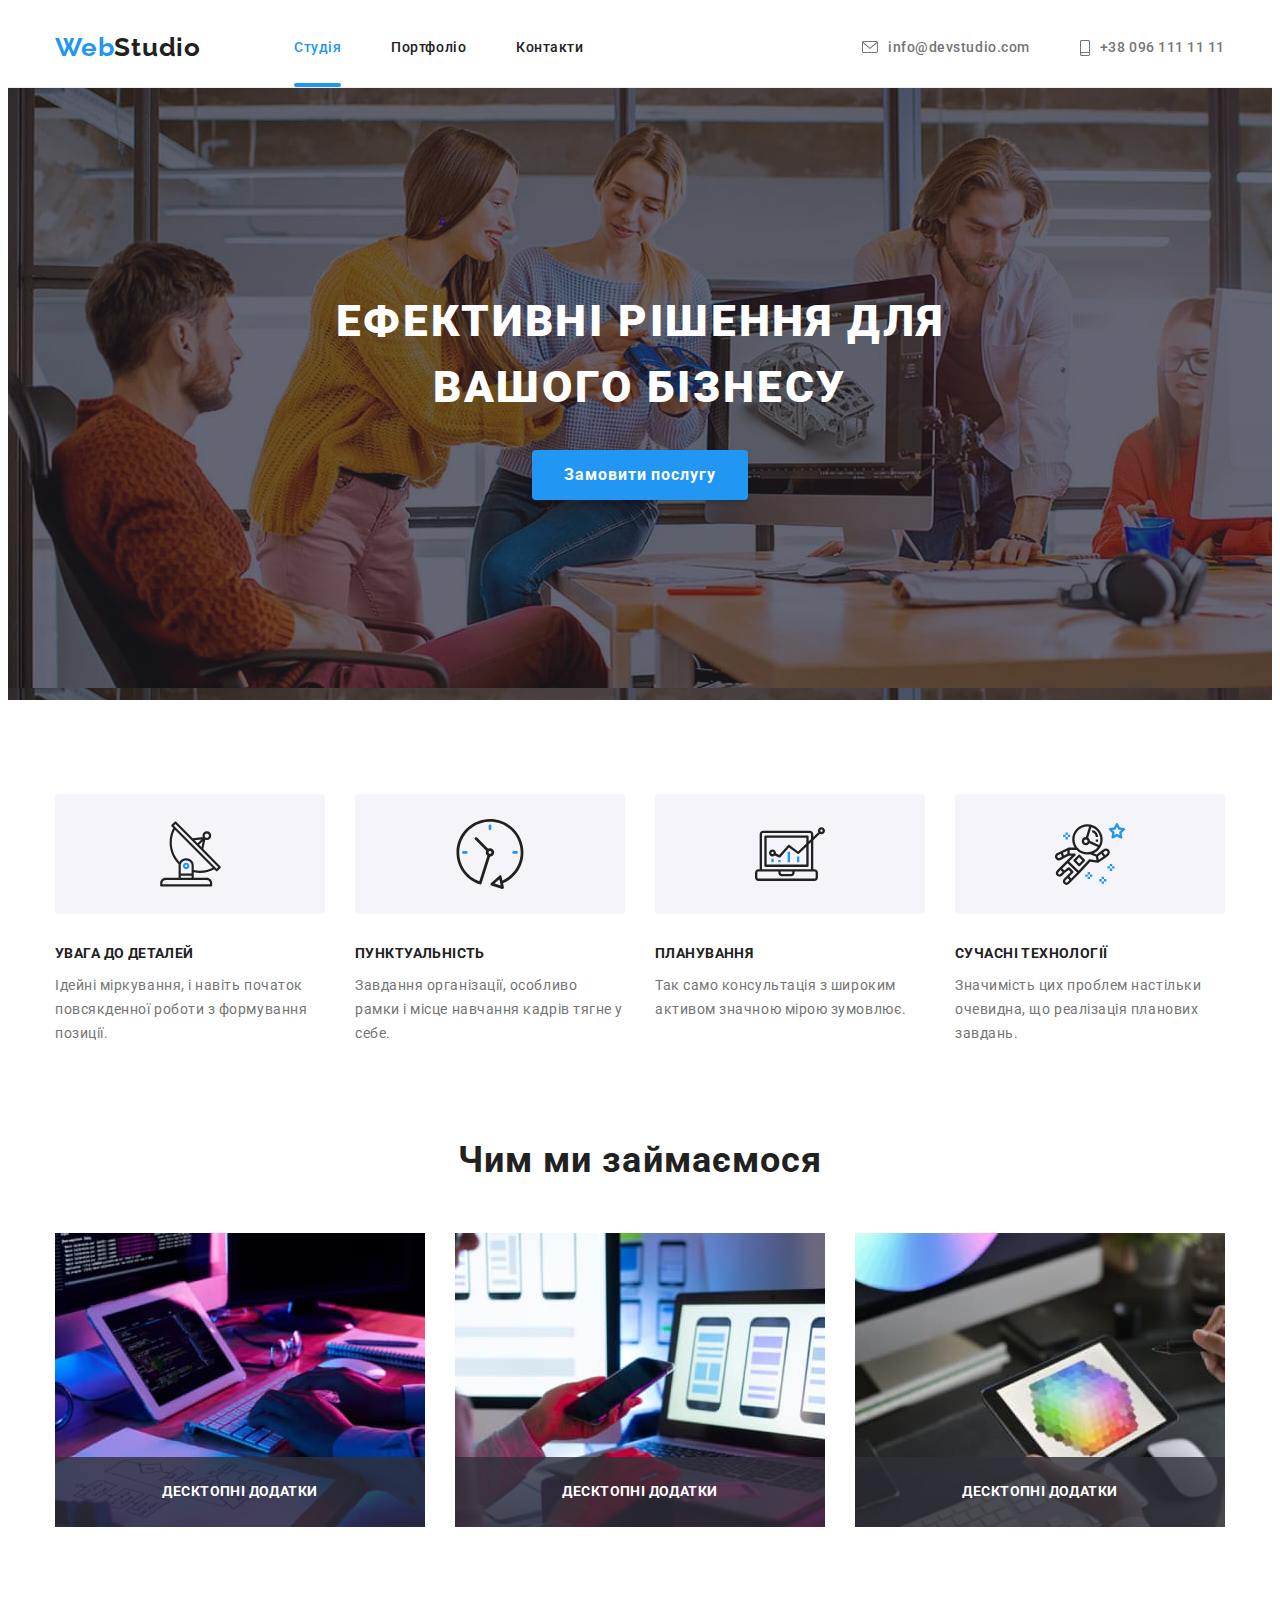
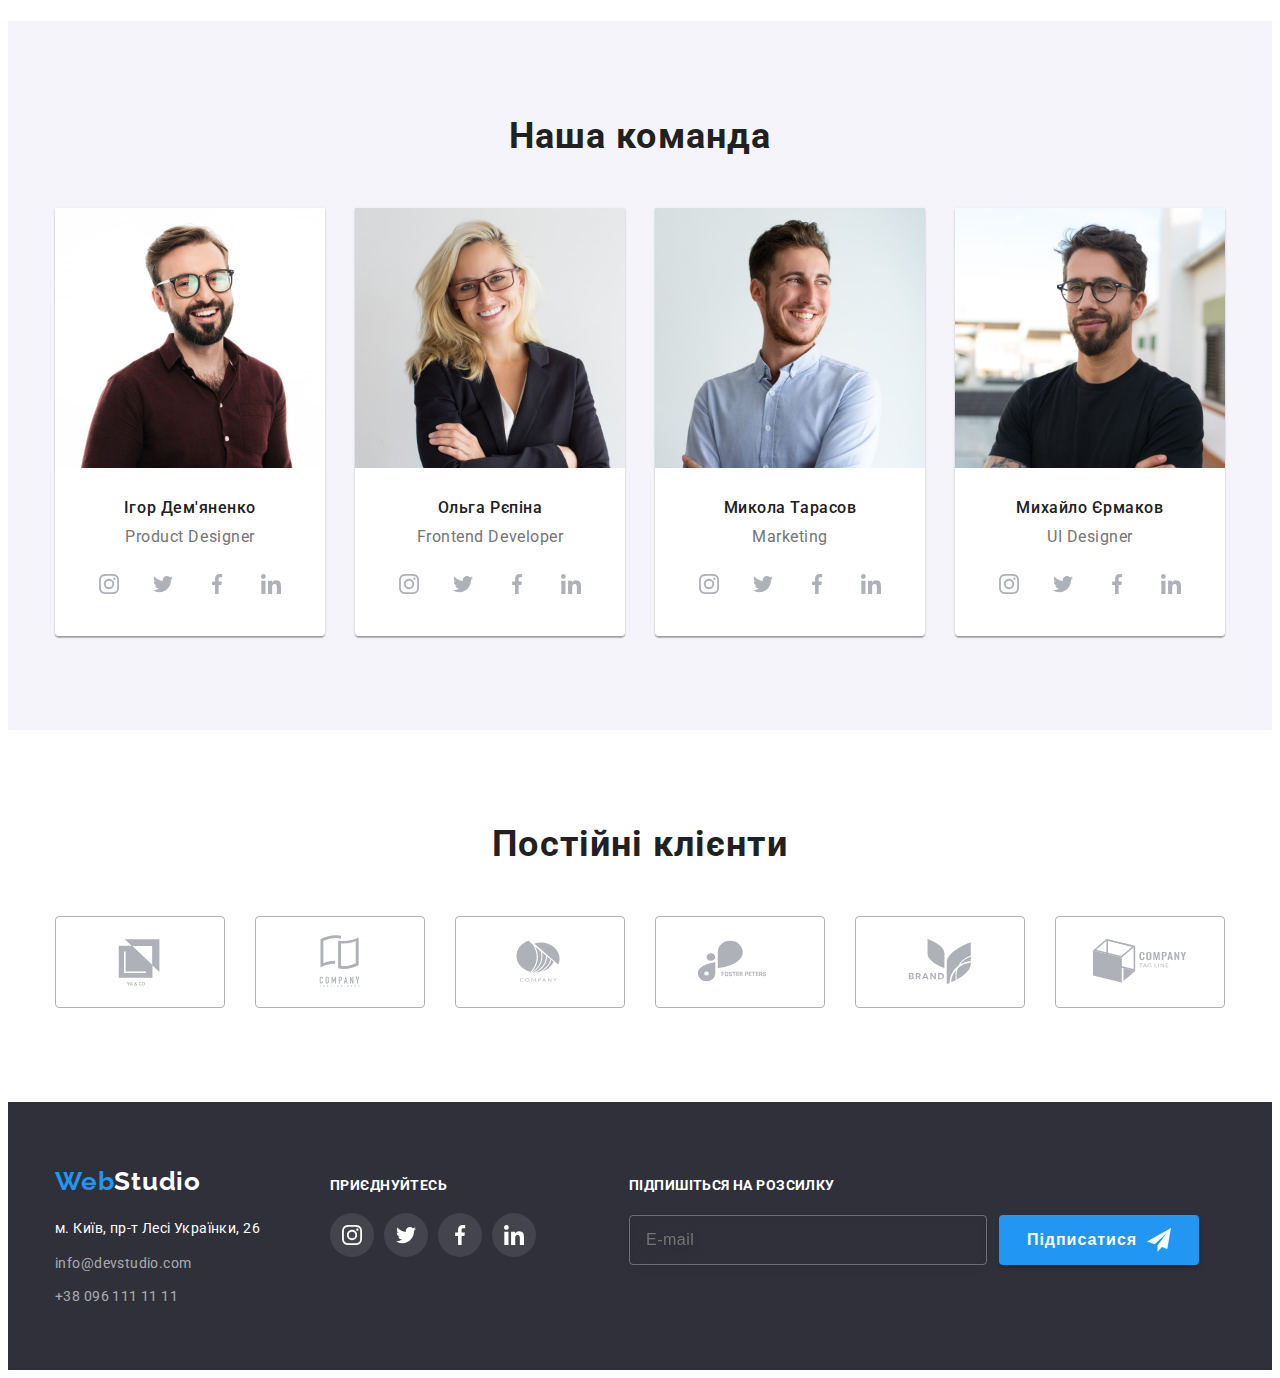
<file: index.html>
<!DOCTYPE html>
<html lang="uk">
  <head>
    <meta charset="UTF-8" />
    <meta http-equiv="X-UA-Compatible" content="IE=edge" />
    <meta name="viewport" content="width=device-width, initial-scale=1.0" />
    <title>WebStudio</title>
    <link
      href="https://fonts.googleapis.com/css2?family=Raleway:wght@700&family=Roboto:wght@400;500;700;900&display=swap"
      rel="stylesheet"
    />
    <link
      rel="stylesheet"
      href="https://cdnjs.cloudflare.com/ajax/libs/modern-normalize/1.1.0/modern-normalize.min.css"
      integrity="sha512-wpPYUAdjBVSE4KJnH1VR1HeZfpl1ub8YT/NKx4PuQ5NmX2tKuGu6U/JRp5y+Y8XG2tV+wKQpNHVUX03MfMFn9Q=="
      crossorigin="anonymous"
      referrerpolicy="no-referrer"
    />
    <link rel="stylesheet" href="css/styles.css" />
  </head>

  <body>
    <!-- Шапка -->

    <header class="header">
      <div class="container">
        <div class="display">
          <a href="./index.html" class="header-logo link">
            Web<span class="header-logo-black link">Studio</span>
          </a>
          <nav class="header-nav">
            <ul class="site-nav list">
              <li class="item">
                <a href="./index.html" class="link current">Студія</a>
              </li>
              <li class="item"><a href="./portfolio.html" class="link">Портфоліо</a></li>
              <li class="item"><a href="" class="link">Контакти</a></li>
            </ul>
          </nav>
          <ul class="auth-nav list">
            <li class="item">
              <a
                href="mailto:info@devstudio.com"
                class="auth-nav-link"
                target="_blank"
                rel="noopener noreferrer"
              >
                <svg class="auth-nav-icon" width="16" height="12">
                  <use href="./images//icons.svg#icon-envelope"></use>
                </svg>
                info@devstudio.com
              </a>
            </li>
            <li class="item">
              <a href="" class="auth-nav-link">
                <svg class="auth-nav-icon" width="10" height="16">
                  <use href="./images//icons.svg#icon-smartphone"></use>
                </svg>
                +38 096 111 11 11</a
              >
            </li>
          </ul>
        </div>
      </div>
    </header>
    <!-- Герой -->
    <main>
      <section class="hero-section overlay">
        <h1 class="hero-title">Ефективні рішення для вашого бізнесу</h1>
        <button type="button" class="hero-button" data-modal-open>Замовити послугу</button>
      </section>
      <!-- Переваги -->
      <section class="benefits">
        <div class="container">
          <h2 class="visually-hidden">Наші переваги</h2>
          <ul class="benefits-icons-list list">
            <li class="benefits-item">
              <svg class="benefits-icon" width="65" height="70">
                <use href="./images//icons.svg#icon-antenna"></use>
              </svg>
            </li>
            <li class="benefits-item">
              <svg class="benefits-icon" width="70" height="70">
                <use href="./images//icons.svg#icon-clock"></use>
              </svg>
            </li>
            <li class="benefits-item">
              <svg class="benefits-icon" width="70" height="70">
                <use href="./images//icons.svg#icon-diagram"></use>
              </svg>
            </li>
            <li class="benefits-item">
              <svg class="benefits-icon" width="70" height="70">
                <use href="./images//icons.svg#icon-astronaut"></use>
              </svg>
            </li>
          </ul>
          <ul class="benefits-list list">
            <li class="element">
              <h3 class="title">УВАГА ДО ДЕТАЛЕЙ</h3>
              <p>Ідейні міркування, і навіть початок повсякденної роботи з формування позиції.</p>
            </li>
            <li class="element">
              <h3 class="title">ПУНКТУАЛЬНІСТЬ</h3>
              <p>Завдання організації, особливо рамки і місце навчання кадрів тягне у себе.</p>
            </li>
            <li class="element">
              <h3 class="title">ПЛАНУВАННЯ</h3>
              <p>Так само консультація з широким активом значною мірою зумовлює.</p>
            </li>
            <li class="element">
              <h3 class="title">СУЧАСНІ ТЕХНОЛОГІЇ</h3>
              <p>Значимість цих проблем настільки очевидна, що реалізація планових завдань.</p>
            </li>
          </ul>
        </div>
      </section>

      <!-- Examples -->
      <section class="examples">
        <div class="container">
          <h2 class="examples-title">Чим ми займаємося</h2>
          <ul class="examples-work list">
            <li class="element">
              <div class="examples-burnt">
                <img
                  src="./images/image1.jpg"
                  alt="Людина щось старанно друкує на компьютері"
                  width="370"
                  height="294"
                />
                <span class="examples-overlay"> Десктопні додатки </span>
              </div>
            </li>
            <li class="element">
              <div class="examples-burnt">
                <img
                  src="./images/image2.jpg"
                  alt="Людина щось дивиться на мониторі тримаючи смартфон"
                  width="370"
                />
                <span class="examples-overlay"> Десктопні додатки </span>
              </div>
            </li>
            <li class="element">
              <div class="examples-burnt">
                <img
                  src="./images/image3.jpg"
                  alt="Людина займається графічним дизайном за допомогою планшета"
                  width="370"
                />
                <span class="examples-overlay"> Десктопні додатки </span>
              </div>
            </li>
          </ul>
        </div>
      </section>

      <!-- Команда -->
      <section class="team section">
        <div class="container">
          <h2 class="team-title">Наша команда</h2>
          <ul class="our-team list">
            <li class="element">
              <img src="./images/img1.jpg" alt="Ігор" width="270" />
              <div class="card">
                <h3 class="title">Ігор Дем'яненко</h3>
                <p class="position">Product Designer</p>

                <ul class="socials-list list">
                  <li class="socials-item">
                    <a
                      class="socials-link link"
                      href="https://instagram.com"
                      target="_blank"
                      rel="noopener noreferrer"
                      aria-label="Instagram"
                    >
                      <svg class="socials-icon" width="20" height="20">
                        <use href="./images//icons.svg#icon-instagram"></use>
                      </svg>
                    </a>
                  </li>
                  <li class="socials-item">
                    <a
                      class="socials-link link"
                      href="https://twitter.com"
                      target="_blank"
                      rel="noopener noreferrer"
                      aria-label="Twitter"
                    >
                      <svg class="socials-icon" width="20" height="20">
                        <use href="./images//icons.svg#icon-twitter"></use>
                      </svg>
                    </a>
                  </li>
                  <li class="socials-item">
                    <a
                      class="socials-link link"
                      href="https://facebook.com"
                      target="_blank"
                      rel="noopener noreferrer"
                      aria-label="Facebook"
                    >
                      <svg class="socials-icon" width="20" height="20">
                        <use href="./images//icons.svg#icon-facebook"></use>
                      </svg>
                    </a>
                  </li>
                  <li class="socials-item">
                    <a
                      class="socials-link link"
                      href="https://linkedin.com"
                      target="_blank"
                      rel="noopener noreferrer"
                      aria-label="Linkedin"
                    >
                      <svg class="socials-icon" width="20" height="20">
                        <use href="./images//icons.svg#icon-linkedin"></use>
                      </svg>
                    </a>
                  </li>
                </ul>
              </div>
            </li>
            <li class="element">
              <img src="./images/img2.jpg" alt="Ольга" width="270" />
              <div class="card">
                <h3 class="title">Ольга Рєпіна</h3>
                <p class="position">Frontend Developer</p>
                <ul class="socials-list list">
                  <li class="socials-item">
                    <a
                      class="socials-link link"
                      href="https://instagram.com"
                      target="_blank"
                      rel="noopener noreferrer"
                      aria-label="Instagram"
                    >
                      <svg class="socials-icon" width="20" height="20">
                        <use href="./images//icons.svg#icon-instagram"></use>
                      </svg>
                    </a>
                  </li>
                  <li class="socials-item">
                    <a
                      class="socials-link link"
                      href="https://twitter.com"
                      target="_blank"
                      rel="noopener noreferrer"
                      aria-label="Twitter"
                    >
                      <svg class="socials-icon" width="20" height="20">
                        <use href="./images//icons.svg#icon-twitter"></use>
                      </svg>
                    </a>
                  </li>
                  <li class="socials-item">
                    <a
                      class="socials-link link"
                      href="https://facebook.com"
                      target="_blank"
                      rel="noopener noreferrer"
                      aria-label="Facebook"
                    >
                      <svg class="socials-icon" width="20" height="20">
                        <use href="./images//icons.svg#icon-facebook"></use>
                      </svg>
                    </a>
                  </li>
                  <li class="socials-item">
                    <a
                      class="socials-link link"
                      href="https://linkedin.com"
                      target="_blank"
                      rel="noopener noreferrer"
                      aria-label="Linkedin"
                    >
                      <svg class="socials-icon" width="20" height="20">
                        <use href="./images//icons.svg#icon-linkedin"></use>
                      </svg>
                    </a>
                  </li>
                </ul>
              </div>
            </li>
            <li class="element">
              <img src="./images/img3.jpg" alt="Микола" width="270" />
              <div class="card">
                <h3 class="title">Микола Тарасов</h3>
                <p class="position">Marketing</p>
                <ul class="socials-list list">
                  <li class="socials-item">
                    <a
                      class="socials-link link"
                      href="https://instagram.com"
                      target="_blank"
                      rel="noopener noreferrer"
                      aria-label="Instagram"
                    >
                      <svg class="socials-icon" width="20" height="20">
                        <use href="./images//icons.svg#icon-instagram"></use>
                      </svg>
                    </a>
                  </li>
                  <li class="socials-item">
                    <a
                      class="socials-link link"
                      href="https://twitter.com"
                      target="_blank"
                      rel="noopener noreferrer"
                      aria-label="Twitter"
                    >
                      <svg class="socials-icon" width="20" height="20">
                        <use href="./images//icons.svg#icon-twitter"></use>
                      </svg>
                    </a>
                  </li>
                  <li class="socials-item">
                    <a
                      class="socials-link link"
                      href="https://facebook.com"
                      target="_blank"
                      rel="noopener noreferrer"
                      aria-label="Facebook"
                    >
                      <svg class="socials-icon" width="20" height="20">
                        <use href="./images//icons.svg#icon-facebook"></use>
                      </svg>
                    </a>
                  </li>
                  <li class="socials-item">
                    <a
                      class="socials-link link"
                      href="https://linkedin.com"
                      target="_blank"
                      rel="noopener noreferrer"
                      aria-label="Linkedin"
                    >
                      <svg class="socials-icon" width="20" height="20">
                        <use href="./images//icons.svg#icon-linkedin"></use>
                      </svg>
                    </a>
                  </li>
                </ul>
              </div>
            </li>
            <li class="element">
              <img src="./images/img4.jpg" alt="Михайло" width="270" />
              <div class="card">
                <h3 class="title">Михайло Єрмаков</h3>
                <p class="position">UI Designer</p>
                <ul class="socials-list list">
                  <li class="socials-item">
                    <a
                      class="socials-link link"
                      href="https://instagram.com"
                      target="_blank"
                      rel="noopener noreferrer"
                      aria-label="Instagram"
                    >
                      <svg class="socials-icon" width="20" height="20">
                        <use href="./images//icons.svg#icon-instagram"></use>
                      </svg>
                    </a>
                  </li>
                  <li class="socials-item">
                    <a
                      class="socials-link link"
                      href="https://twitter.com"
                      target="_blank"
                      rel="noopener noreferrer"
                      aria-label="Twitter"
                    >
                      <svg class="socials-icon" width="20" height="20">
                        <use href="./images//icons.svg#icon-twitter"></use>
                      </svg>
                    </a>
                  </li>
                  <li class="socials-item">
                    <a
                      class="socials-link link"
                      href="https://facebook.com"
                      target="_blank"
                      rel="noopener noreferrer"
                      aria-label="Facebook"
                    >
                      <svg class="socials-icon" width="20" height="20">
                        <use href="./images//icons.svg#icon-facebook"></use>
                      </svg>
                    </a>
                  </li>
                  <li class="socials-item">
                    <a
                      class="socials-link link"
                      href="https://linkedin.com"
                      target="_blank"
                      rel="noopener noreferrer"
                      aria-label="Linkedin"
                    >
                      <svg class="socials-icon" width="20" height="20">
                        <use href="./images//icons.svg#icon-linkedin"></use>
                      </svg>
                    </a>
                  </li>
                </ul>
              </div>
            </li>
          </ul>
        </div>
      </section>

      <!-- Клиенты -->
      <section class="clients">
        <div class="container">
          <h2 class="clients-title">Постійні клієнти</h2>
          <ul class="clients-list list">
            <li class="clients-item">
              <a href="" class="clients-link">
                <svg class="clients-icon" width="106" height="60">
                  <use href="./images//icons.svg#icon-client1"></use>
                </svg>
              </a>
            </li>
            <li class="clients-item">
              <a href="" class="clients-link">
                <svg class="clients-icon" width="106" height="60">
                  <use href="./images//icons.svg#icon-client2"></use>
                </svg>
              </a>
            </li>
            <li class="clients-item">
              <a href="" class="clients-link">
                <svg class="clients-icon" width="106" height="60">
                  <use href="./images//icons.svg#icon-client3"></use>
                </svg>
              </a>
            </li>
            <li class="clients-item">
              <a href="" class="clients-link">
                <svg class="clients-icon" width="106" height="60">
                  <use href="./images//icons.svg#icon-client4"></use>
                </svg>
              </a>
            </li>
            <li class="clients-item">
              <a href="" class="clients-link">
                <svg class="clients-icon" width="106" height="60">
                  <use href="./images//icons.svg#icon-client5"></use>
                </svg>
              </a>
            </li>
            <li class="clients-item">
              <a href="" class="clients-link">
                <svg class="clients-icon" width="106" height="60">
                  <use href="./images//icons.svg#icon-client6"></use>
                </svg>
              </a>
            </li>
          </ul>
        </div>
      </section>
    </main>

    <!-- Футер -->
    <footer class="footer">
      <div class="container">
        <div class="footer-display">
          <div class="address-wraper">
            <a href="/" class="footer-logo-black link">
              Web<span class="footer-logo-white">Studio</span>
            </a>

            <address class="footer-addres">
              <a
                href="https://goo.gl/maps/qibmys2NUARyeoTe7"
                class="footer-addres-link"
                target="_blank"
                rel="noopener noreferrer"
              >
                м. Київ, пр-т Лесі Українки, 26
              </a>

              <ul class="footer-auth list">
                <li class="footer-mail">
                  <a
                    href="mailto:info@devstudio.com"
                    class="footer-auth-nav"
                    target="_blank"
                    rel="noopener noreferrer"
                  >
                    info@devstudio.com
                  </a>
                </li>
                <li class="footer-number">
                  <a href="tel:+380961111111" class="footer-auth-nav">+38 096 111 11 11</a>
                </li>
              </ul>
            </address>
          </div>

          <div class="join">
            <p class="join title">приєднуйтесь</p>
            <ul class="join-list list">
              <li class="join-socials">
                <a
                  class="join-socials-link link"
                  href="https://instagram.com"
                  target="_blank"
                  rel="noopener noreferrer"
                  aria-label="Instagram"
                >
                  <svg class="join-icon" width="20" height="20">
                    <use href="./images//icons.svg#icon-instagram"></use>
                  </svg>
                </a>
              </li>
              <li class="join-socials">
                <a
                  class="join-socials-link link"
                  href="https://twitter.com"
                  target="_blank"
                  rel="noopener noreferrer"
                  aria-label="Twitter"
                >
                  <svg class="join-icon" width="20" height="20">
                    <use href="./images//icons.svg#icon-twitter"></use>
                  </svg>
                </a>
              </li>
              <li class="join-socials">
                <a
                  class="join-socials-link link"
                  href="https://facebook.com"
                  target="_blank"
                  rel="noopener noreferrer"
                  aria-label="Facebook"
                >
                  <svg class="join-icon" width="20" height="20">
                    <use href="./images//icons.svg#icon-facebook"></use>
                  </svg>
                </a>
              </li>
              <li class="join-socials">
                <a
                  class="join-socials-link link"
                  href="https://linkedin.com"
                  target="_blank"
                  rel="noopener noreferrer"
                  aria-label="Linkedin"
                >
                  <svg class="join-icon" width="20" height="20">
                    <use href="./images//icons.svg#icon-linkedin"></use>
                  </svg>
                </a>
              </li>
            </ul>
          </div>
          <div class="follow">
            <h2 class="follow-title">Підпишіться на розсилку</h2>
            <form class="follow-form" name="follow_form">
              <div class="follow-wrapper">
                <input
                  class="mail-input"
                  type="email"
                  name="follow_mail"
                  placeholder="E-mail"
                  id="follow_mail"
                />

                <button type="submit" class="following-btn">
                  Підписатися
                  <svg class="follow-icon" width="24" height="24">
                    <use href="./images//icons.svg#icon-send"></use>
                  </svg>
                </button>
              </div>
            </form>
          </div>
        </div>
      </div>
    </footer>
    <!-- modal window -->
    <div class="backdrop is-hidden" data-modal>
      <div class="modal">
        <button class="modal-btn" type="button" data-modal-close>
          <svg class="modal-btn-icon" width="18" height="18">
            <use href="./images//icons.svg#icon-close"></use>
          </svg>
        </button>

        <form class="booking-form" name="booking_form">
          <span class="modal-title">Залиште свої дані, ми вам передзвонимо</span>
          <label class="form-label" for="user_name">Ім'я</label>
          <div class="form-wrapper">
            <input
              class="form-input"
              type="text"
              name="user_name"
              id="user_name"
              style="font-size: 14px"
            />
            <svg class="input-icon" width="18" height="18">
              <use href="./images//icons.svg#icon-person"></use>
            </svg>
          </div>

          <label class="form-label" for="user_tel"><p>Телефон</p></label>
          <div class="form-wrapper">
            <input
              class="form-input"
              type="tel"
              name="user_tel"
              id="user_tel"
              style="font-size: 14px"
            />
            <svg class="input-icon" width="18" height="18">
              <use href="./images//icons.svg#icon-phone"></use>
            </svg>
          </div>

          <label class="form-label" for="user_mail">Пошта</label>
          <div class="form-wrapper">
            <input
              class="form-input"
              type="email"
              name="user_mail"
              id="user_mail"
              style="font-size: 14px"
            />
            <svg class="input-icon" width="18" height="18">
              <use href="./images//icons.svg#icon-email"></use>
            </svg>
          </div>

          <label for="form-label"> <span class="form-label-title">Коментар</span></label>
          <div class="form-wrapper">
            <textarea
              class="form-comment"
              name=""
              id=""
              rows="10"
              placeholder="Введіть текст"
              style="font-size: 14px"
            ></textarea>
          </div>
          <label class="form-checkbox">
            <input class="checkbox-btn" type="checkbox" />

            <span class="checkbox-accept"
              >Погоджуюся з розсилкою та приймаю
              <a href="" class="checkbox-accept-link">Умови договору</a></span
            >
          </label>

          <button type="submit" class="form-send-btn">Відправити</button>
        </form>
      </div>
    </div>

    <script src="./js/modal.js"></script>
  </body>
</html>
</file>
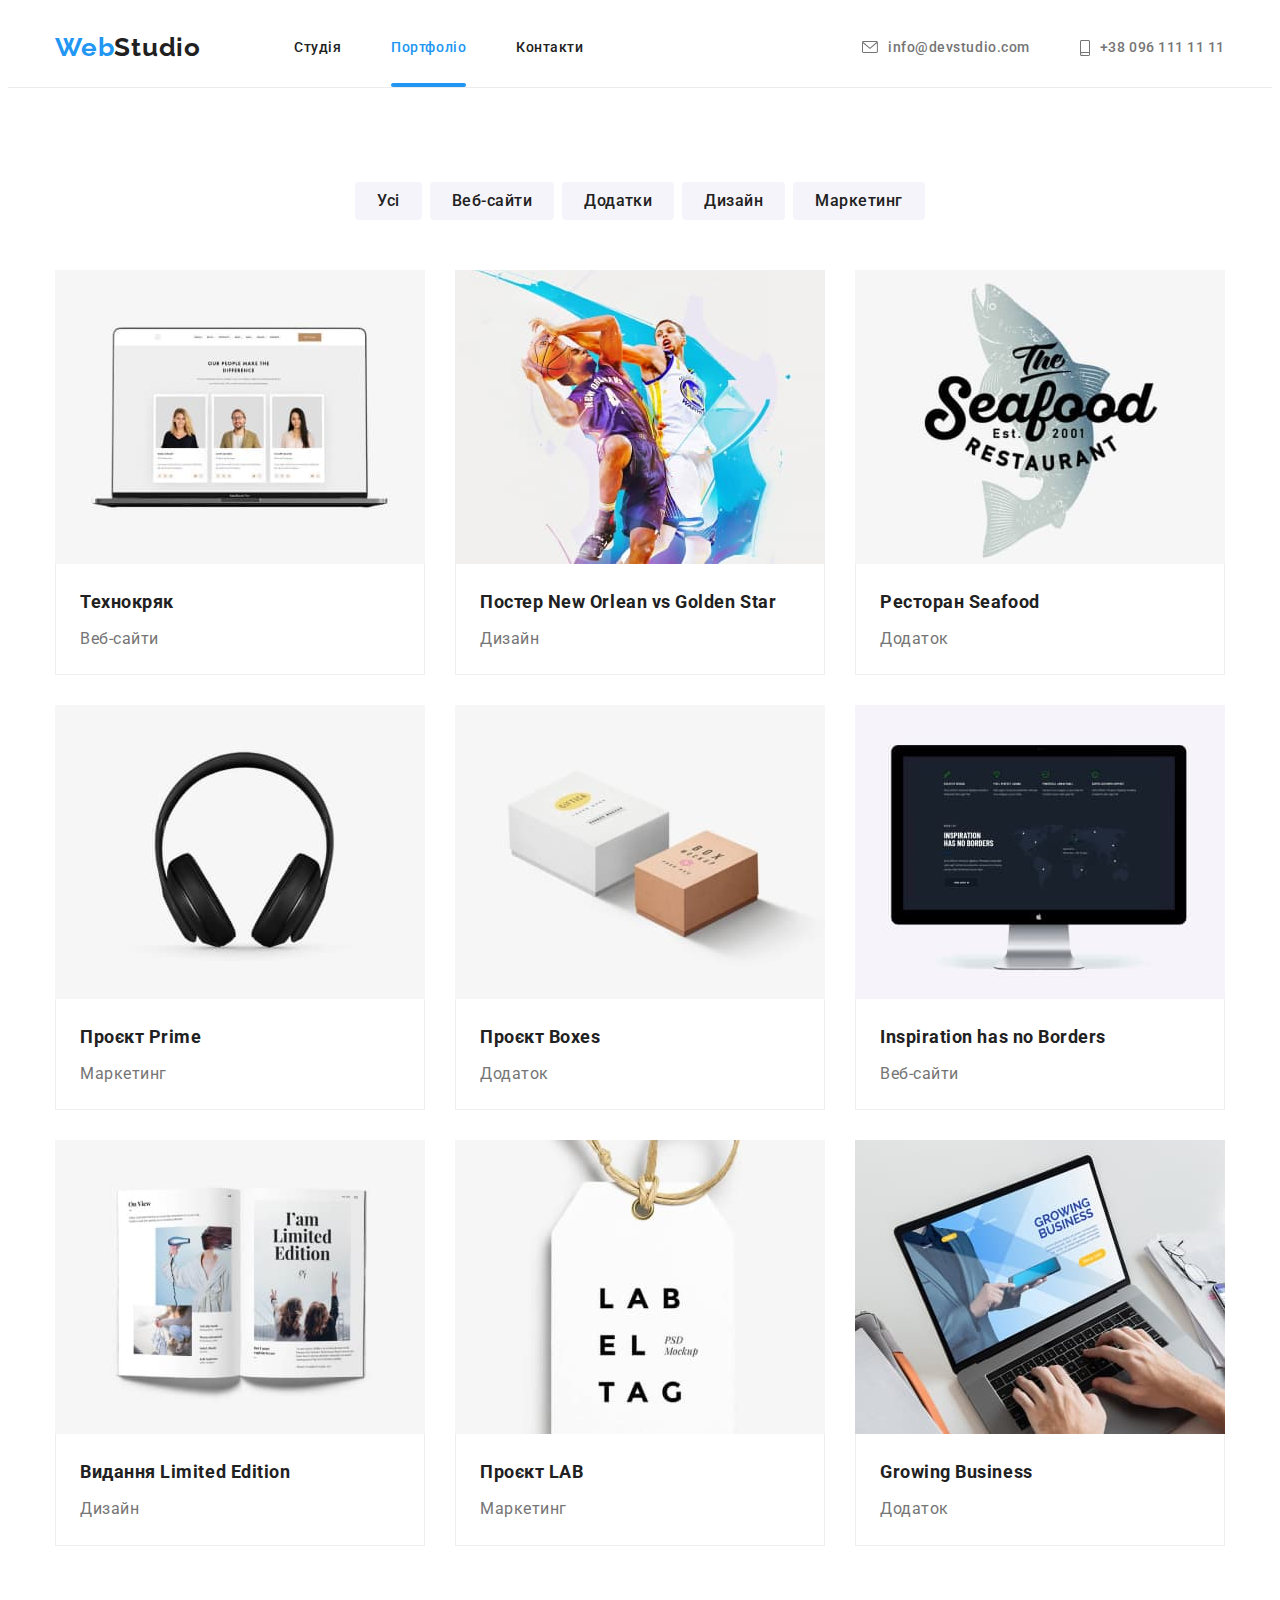
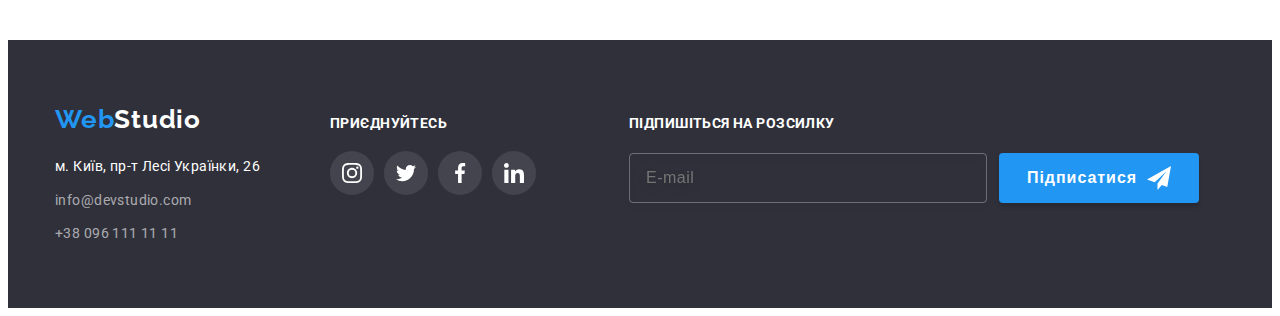
<file: portfolio.html>
<!DOCTYPE html>
<html lang="uk">
  <head>
    <meta charset="UTF-8" />
    <meta http-equiv="X-UA-Compatible" content="IE=edge" />
    <meta name="viewport" content="width=device-width, initial-scale=1.0" />
    <title>Portfolio</title>
    <link
      href="https://fonts.googleapis.com/css2?family=Raleway:wght@700&family=Roboto:wght@400;500;700;900&display=swap"
      rel="stylesheet"
    />
    <link
      rel="stylesheet"
      href="https://cdnjs.cloudflare.com/ajax/libs/modern-normalize/1.1.0/modern-normalize.min.css"
      integrity="sha512-wpPYUAdjBVSE4KJnH1VR1HeZfpl1ub8YT/NKx4PuQ5NmX2tKuGu6U/JRp5y+Y8XG2tV+wKQpNHVUX03MfMFn9Q=="
      crossorigin="anonymous"
      referrerpolicy="no-referrer"
    />
    <link rel="stylesheet" href="css/styles.css" />
  </head>

  <body class="page">
    <!-- Шапка -->
    <header class="header">
      <div class="container">
        <div class="display">
          <a href="./index.html" class="header-logo link">
            Web<span class="header-logo-black link">Studio</span>
          </a>
          <nav class="header-nav">
            <ul class="site-nav list">
              <li class="item">
                <a href="./index.html" class="link">Студія</a>
              </li>
              <li class="item"><a href="./portfolio.html" class="link current">Портфоліо</a></li>
              <li class="item"><a href="" class="link">Контакти</a></li>
            </ul>
          </nav>
          <ul class="auth-nav list">
            <li class="item">
              <a
                href="mailto:info@devstudio.com"
                class="auth-nav-link"
                target="_blank"
                rel="noopener noreferrer"
              >
                <svg class="auth-nav-icon" width="16" height="12">
                  <use href="./images//icons.svg#icon-envelope"></use>
                </svg>
                info@devstudio.com
              </a>
            </li>
            <li class="item">
              <a href="" class="auth-nav-link">
                <svg class="auth-nav-icon" width="10" height="16">
                  <use href="./images//icons.svg#icon-smartphone"></use>
                </svg>
                +38 096 111 11 11</a
              >
            </li>
          </ul>
        </div>
      </div>
    </header>

    <!-- Герой -->
    <main class="hero">
      <!-- Портфоліо -->
      <section class="portfolio section">
        <div class="container">
          <h1 class="visually-hidden">Портфоліо</h1>
          <ul class="filter-list list">
            <li class="element">
              <button type="button" class="filter-button">Усі</button>
            </li>
            <li class="element">
              <button type="button" class="filter-button">Веб-сайти</button>
            </li>
            <li class="element">
              <button type="button" class="filter-button">Додатки</button>
            </li>
            <li class="element">
              <button type="button" class="filter-button">Дизайн</button>
            </li>
            <li class="element">
              <button type="button" class="filter-button">Маркетинг</button>
            </li>
          </ul>

          <ul class="portfolio-list list">
            <li class="element">
              <a href="" class="element-link">
                <div class="portfolio-burnt">
                  <img src="./images/portfolio1.jpg" alt="Технокряк" width="370" height="294" />

                  <span class="portfolio-overlay">
                    Ресурс пропонує комплексні пропозиції з різним рівнем функціоналу та сервісів.
                    Все це дозволить відвідувачу отримати вичерпні відомості про компанію чи
                    приватну особу.
                  </span>
                </div>

                <div class="card">
                  <h2 class="title">Технокряк</h2>
                  <p>Веб-сайти</p>
                </div>
              </a>
            </li>
            <li class="element">
              <a href="" class="element-link">
                <div class="portfolio-burnt">
                  <img
                    src="./images/portfolio2.jpg"
                    alt="Постер New Orlean vs Golden Star"
                    width="370"
                    height="294"
                  />

                  <span class="portfolio-overlay">
                    Ресурс пропонує комплексні пропозиції з різним рівнем функціоналу та сервісів.
                    Все це дозволить відвідувачу отримати вичерпні відомості про компанію чи
                    приватну особу.
                  </span>
                </div>
                <div class="card">
                  <h2 class="title">Постер New Orlean vs Golden Star</h2>
                  <p>Дизайн</p>
                </div>
              </a>
            </li>

            <li class="element">
              <a href="" class="element-link">
                <div class="portfolio-burnt">
                  <img
                    src="./images/portfolio3.jpg"
                    alt="Ресторан Seafood"
                    width="370"
                    height="294"
                  />

                  <span class="portfolio-overlay">
                    Ресурс пропонує комплексні пропозиції з різним рівнем функціоналу та сервісів.
                    Все це дозволить відвідувачу отримати вичерпні відомості про компанію чи
                    приватну особу.
                  </span>
                </div>

                <div class="card">
                  <h2 class="title">Ресторан Seafood</h2>
                  <p>Додаток</p>
                </div>
              </a>
            </li>

            <li class="element">
              <a href="" class="element-link">
                <div class="portfolio-burnt">
                  <img src="./images/portfolio4.jpg" alt="Проєкт Prime" width="370" height="294" />

                  <span class="portfolio-overlay">
                    Ресурс пропонує комплексні пропозиції з різним рівнем функціоналу та сервісів.
                    Все це дозволить відвідувачу отримати вичерпні відомості про компанію чи
                    приватну особу.
                  </span>
                </div>

                <div class="card">
                  <h2 class="title">Проєкт Prime</h2>
                  <p>Маркетинг</p>
                </div>
              </a>
            </li>
            <li class="element">
              <a href="" class="element-link">
                <div class="portfolio-burnt">
                  <img src="./images/portfolio5.jpg" alt="Проєкт Boxes" width="370" height="294" />

                  <span class="portfolio-overlay">
                    Ресурс пропонує комплексні пропозиції з різним рівнем функціоналу та сервісів.
                    Все це дозволить відвідувачу отримати вичерпні відомості про компанію чи
                    приватну особу.
                  </span>
                </div>

                <div class="card">
                  <h2 class="title">Проєкт Boxes</h2>
                  <p>Додаток</p>
                </div>
              </a>
            </li>

            <li class="element">
              <a href="" class="element-link">
                <div class="portfolio-burnt">
                  <img
                    src="./images/portfolio6.jpg"
                    alt="Inspiration has no Borders"
                    width="370"
                    height="294"
                  />

                  <span class="portfolio-overlay">
                    Ресурс пропонує комплексні пропозиції з різним рівнем функціоналу та сервісів.
                    Все це дозволить відвідувачу отримати вичерпні відомості про компанію чи
                    приватну особу.
                  </span>
                </div>

                <div class="card">
                  <h2 class="title">Inspiration has no Borders</h2>
                  <p>Веб-сайти</p>
                </div>
              </a>
            </li>
            <li class="element">
              <a href="" class="element-link">
                <div class="portfolio-burnt">
                  <img
                    src="./images/portfolio7.jpg"
                    alt="Видання Limited Edition"
                    width="370"
                    height="294"
                  />

                  <span class="portfolio-overlay">
                    Ресурс пропонує комплексні пропозиції з різним рівнем функціоналу та сервісів.
                    Все це дозволить відвідувачу отримати вичерпні відомості про компанію чи
                    приватну особу.
                  </span>
                </div>

                <div class="card">
                  <h2 class="title">Видання Limited Edition</h2>
                  <p>Дизайн</p>
                </div>
              </a>
            </li>
            <li class="element">
              <a href="" class="element-link">
                <div class="portfolio-burnt">
                  <img src="./images/portfolio8.jpg" alt="Проєкт LAB" width="370" height="294" />

                  <span class="portfolio-overlay">
                    Ресурс пропонує комплексні пропозиції з різним рівнем функціоналу та сервісів.
                    Все це дозволить відвідувачу отримати вичерпні відомості про компанію чи
                    приватну особу.
                  </span>
                </div>

                <div class="card">
                  <h2 class="title">Проєкт LAB</h2>
                  <p>Маркетинг</p>
                </div>
              </a>
            </li>
            <li class="element">
              <a href="" class="element-link">
                <div class="portfolio-burnt">
                  <img
                    src="./images/portfolio9.jpg"
                    alt="Growing Business"
                    width="370"
                    height="294"
                  />

                  <span class="portfolio-overlay">
                    Ресурс пропонує комплексні пропозиції з різним рівнем функціоналу та сервісів.
                    Все це дозволить відвідувачу отримати вичерпні відомості про компанію чи
                    приватну особу.
                  </span>
                </div>

                <div class="card">
                  <h2 class="title">Growing Business</h2>
                  <p>Додаток</p>
                </div>
              </a>
            </li>
          </ul>
        </div>
      </section>
    </main>

    <!-- Футер -->
    <footer class="footer">
      <div class="container">
        <div class="footer-display">
          <div class="address-wraper">
            <a href="/" class="footer-logo-black link">
              Web<span class="footer-logo-white">Studio</span>
            </a>

            <address class="footer-addres">
              <a
                href="https://goo.gl/maps/qibmys2NUARyeoTe7"
                class="footer-addres-link"
                target="_blank"
                rel="noopener noreferrer"
              >
                м. Київ, пр-т Лесі Українки, 26
              </a>

              <ul class="footer-auth list">
                <li class="footer-mail">
                  <a
                    href="mailto:info@devstudio.com"
                    class="footer-auth-nav"
                    target="_blank"
                    rel="noopener noreferrer"
                  >
                    info@devstudio.com
                  </a>
                </li>
                <li class="footer-number">
                  <a href="tel:+380961111111" class="footer-auth-nav">+38 096 111 11 11</a>
                </li>
              </ul>
            </address>
          </div>

          <div class="join">
            <p class="join title">приєднуйтесь</p>
            <ul class="join-list list">
              <li class="join-socials">
                <a
                  class="join-socials-link link"
                  href="https://instagram.com"
                  target="_blank"
                  rel="noopener noreferrer"
                  aria-label="Instagram"
                >
                  <svg class="join-icon" width="20" height="20">
                    <use href="./images//icons.svg#icon-instagram"></use>
                  </svg>
                </a>
              </li>
              <li class="join-socials">
                <a
                  class="join-socials-link link"
                  href="https://twitter.com"
                  target="_blank"
                  rel="noopener noreferrer"
                  aria-label="Twitter"
                >
                  <svg class="join-icon" width="20" height="20">
                    <use href="./images//icons.svg#icon-twitter"></use>
                  </svg>
                </a>
              </li>
              <li class="join-socials">
                <a
                  class="join-socials-link link"
                  href="https://facebook.com"
                  target="_blank"
                  rel="noopener noreferrer"
                  aria-label="Facebook"
                >
                  <svg class="join-icon" width="20" height="20">
                    <use href="./images//icons.svg#icon-facebook"></use>
                  </svg>
                </a>
              </li>
              <li class="join-socials">
                <a
                  class="join-socials-link link"
                  href="https://linkedin.com"
                  target="_blank"
                  rel="noopener noreferrer"
                  aria-label="Linkedin"
                >
                  <svg class="join-icon" width="20" height="20">
                    <use href="./images//icons.svg#icon-linkedin"></use>
                  </svg>
                </a>
              </li>
            </ul>
          </div>
          <div class="follow">
            <h2 class="follow-title">Підпишіться на розсилку</h2>
            <form class="follow-form" name="follow_form">
              <div class="follow-wrapper">
                <input
                  class="mail-input"
                  type="email"
                  name="follow_mail"
                  placeholder="E-mail"
                  id="follow_mail"
                />

                <button type="submit" class="following-btn">
                  Підписатися
                  <svg class="follow-icon" width="24" height="24">
                    <use href="./images//icons.svg#icon-send"></use>
                  </svg>
                </button>
              </div>
            </form>
          </div>
        </div>
      </div>
    </footer>
  </body>
</html>
</file>
<file: css/styles.css>
/* цвет основного текста #212121 */
/* вторичный цвет текста  #757575*/
/* белый #FFFFFF  */
/* акцент#2196F3 */
/* цвет фона #F5F5F5 */
/* вторичный цвет фона #F5F4FA */

:root {
  --primary-text-color: #757575;
  --title-text-color: #212121;
  --accent-color: #2196f3;
  --primary-white-color: #ffffff;
  --background-color: #f5f5f5;
  --primary-background-color: #f5f4fa;
  --section-background-color: #2f303a;
  --icon-color: #afb1b8;

  --turns-fast: 250ms cubic-bezier(0.4, 0, 0.2, 1);
}

*,
*::before,
*::after {
  box-sizing: border-box;
}

h1,
h2,
h3,
h4,
h5,
h6,
p,
ul {
  margin: 0;
}

img {
  display: block;
  max-width: 100%;
  height: auto;
}

.list {
  list-style: none;
  padding: 0;
  margin: 0;
}

body {
  color: var(--primary-text-color);

  font-family: Roboto, sans-serif;
  letter-spacing: 0.03em;
  font-size: 18px;
  line-height: 1.33;
}

.container {
  margin-right: auto;
  margin-left: auto;
  /* outline: solid 2px tomato; */
  width: 1200px;
  padding-left: 15px;
  padding-right: 15px;
}

.section {
  padding-top: 94px;
  padding-bottom: 94px;
}

.display {
  display: flex;
  align-items: center;
}

.header {
  display: flex;
  background-color: var(--primary-white-color);
  height: 80px;
  border-bottom: 1px solid #ececec;
  align-items: center;
}

.header-nav {
  margin-left: 93px;
}

.header-logo {
  color: var(--accent-color);
  font-family: 'Raleway';
  font-weight: 700;
  font-size: 26px;
  line-height: 1.19;
  letter-spacing: 0.03em;
  text-decoration: none;
}

.header-logo-black {
  color: var(--title-text-color);
  font-family: 'Raleway';
  font-weight: 700;
  font-size: 26px;
  line-height: 1.19;
  letter-spacing: 0.03em;
  text-decoration: none;
}

.site-nav {
  display: flex;
}

.site-nav .item:not(:last-child) {
  margin-right: 50px;
}

.site-nav .link:hover,
.site-nav .link:focus {
  color: var(--accent-color);
}

.site-nav .link.current {
  color: var(--accent-color);
}

.site-nav .link {
  display: block;
  position: relative;

  color: var(--title-text-color);
  font-weight: 500;
  font-size: 14px;
  line-height: 1.14;
  text-decoration: none;

  transition: color var(--turns-fast);
}

.site-nav .link.current::after {
  content: '';

  position: absolute;
  left: 0;
  bottom: -32px;

  display: block;
  width: 100%;
  height: 4px;
  border-radius: 2px;
  background-color: var(--accent-color);
}

/* Hero */
.hero-section {
  background-color: var(--section-background-color);
  text-align: center;
  padding-top: 200px;
  padding-bottom: 200px;
}

.overlay {
  max-width: 1600px;
  margin-left: auto;
  margin-right: auto;
  background-repeat: no-repeat;
  background-size: cover;
  background-position: center;
  background: #c4c4c4;
  background-image: linear-gradient(to left, rgba(47, 48, 58, 0.4), rgba(47, 48, 58, 0.4)),
    url(../images/bgimg.jpg);
}

.hero-title {
  margin-right: auto;
  margin-left: auto;

  font-weight: 900;
  font-size: 44px;
  line-height: 1.5;
  text-decoration: none;
  color: var(--primary-white-color);
  margin-bottom: 30px;
  width: 696px;
  text-transform: uppercase;
  letter-spacing: 0.06em;
}

.hero-button {
  display: inline-block;
  color: var(--primary-white-color);
  background-color: var(--accent-color);
  cursor: pointer;
  font-weight: 700;
  font-size: 16px;
  line-height: 1.9;
  text-decoration: none;
  font-family: 'Roboto';
  font-style: normal;
  letter-spacing: 0.06em;
  box-shadow: 0px 4px 4px rgba(0, 0, 0, 0.15);
  border-radius: 4px;
  padding: 10px 32px;
  border: none;
  text-align: center;
  min-width: 216px;
}

/* benefits */
.benefits-icons-list {
  display: flex;
  justify-content: center;
  gap: 30px;
}

.benefits-item {
  display: flex;
  align-items: center;
  justify-content: center;
  width: 270px;
  height: 120px;
  background-color: var(--primary-background-color);
  border-radius: 4px;
  margin-bottom: 30px;
}

.benefits {
  font-weight: 400;
  font-size: 14px;
  line-height: 1.7;
  padding-bottom: 94px;
  padding-top: 94px;
}

.benefits-list {
  padding-left: 0px;
  display: flex;
  flex-wrap: wrap;
}

.benefits-list .element {
  width: 270px;
  /* outline: 2px solid tomato; */
}

.benefits-list .element + .element {
  margin-left: 30px;
}

.benefits .title {
  font-weight: 700;
  font-size: 14px;
  line-height: 1.4;
  color: var(--title-text-color);
  letter-spacing: 0.03em;
  margin-bottom: 10px;
}

/* examples */
.examples {
  padding-bottom: 94px;
}
.examples-title {
  margin-bottom: 50px;
  text-align: center;

  color: var(--title-text-color);
  font-weight: 700;
  font-size: 36px;
  line-height: 1.2;
  letter-spacing: 0.03em;
}

.examples-work {
  display: flex;
  flex-wrap: wrap;
}

.examples-work .element + .element {
  margin-left: 30px;
}

.examples-burnt {
  position: relative;
}

.examples-overlay {
  color: var(--primary-white-color);
  font-weight: 700;
  font-size: 14px;
  line-height: 1.14;
  text-align: center;
  letter-spacing: 0.03em;
  text-transform: uppercase;
  padding: 27px 107px;

  position: absolute;
  bottom: 0;
  left: 0;
  width: 100%;
  height: 24%px;
  background-color: rgba(47, 48, 58, 0.8);
}

/* Our team */
.team {
  background-color: var(--primary-background-color);
}

.team-title {
  text-align: center;
  font-weight: 700;
  font-size: 36px;
  line-height: 1.2;
  color: var(--title-text-color);
  letter-spacing: 0.03em;

  margin-bottom: 50px;
}
.team .title {
  font-weight: 500;
  font-size: 16px;
  line-height: 1.2;
  color: var(--title-text-color);
  margin-bottom: 10px;
  text-align: center;
}

.team .position {
  margin-bottom: 16px;
}

.our-team {
  padding-left: 0;
  display: flex;
  flex-wrap: wrap;
}

.our-team .card {
  background-color: var(--primary-white-color);
  padding-top: 30px;
  padding-bottom: 30px;
  border-radius: 0px 0px 4px 4px;
}

.socials-list {
  display: flex;
  justify-content: center;
  gap: 10px;
}

.socials-link {
  display: flex;
  justify-content: center;
  align-items: center;
  width: 44px;
  height: 44px;
  border-radius: 50%;
  background-color: var(--primary-white-color);
  fill: var(--icon-color);

  transition: background-color var(--turns-fast), color var(--turns-fast);
}

.socials-link:hover,
.socials-link:focus {
  background-color: var(--accent-color);
  color: var(--primary-white-color);
}

.socials-icon {
  fill: var(--icon-color);
  transition: fill var(--turns-fast);
}

.socials-link:hover > .socials-icon,
.socials-link:focus > .socials-icon {
  fill: var(--primary-white-color);
}

.our-team .element {
  border-radius: 0px 0px 4px 4px;
  box-shadow: 0px 1px 3px rgba(0, 0, 0, 0.12), 0px 1px 1px rgba(0, 0, 0, 0.14),
    0px 2px 1px rgba(0, 0, 0, 0.2);
}

.our-team .element + .element {
  margin-left: 30px;
}

.our-team p {
  font-weight: 400;
  font-size: 16px;
  line-height: 1.2;
  color: var(--primary-text-color);
  text-align: center;
}

/* clients */
.clients {
  padding-top: 94px;
  padding-bottom: 94px;
}

.clients-title {
  font-weight: 700;
  font-size: 36px;
  line-height: 1.16;
  letter-spacing: 0.03em;
  color: var(--title-text-color);
  text-align: center;
  margin-bottom: 50px;
}

.clients-list {
  display: flex;
  gap: 30px;
}

.clients-link {
  display: flex;
  justify-content: center;
  align-items: center;
  width: 170px;
  height: 92px;
  border: 1px solid var(--icon-color);
  border-radius: 4px;
  color: var(--icon-color);

  cursor: pointer;
}

.clients-link {
  color: var(--icon-color);
  transition: color var(--turns-fast);
}

.clients-icon {
  fill: var(--icon-color);
  transition: fill var(--turns-fast);
}

.clients-link:hover,
.clients-link:focus {
  border-color: var(--accent-color);
}

.clients-link:hover .clients-icon,
.clients-link:focus .clients-icon {
  fill: var(--accent-color);
}

/* filter */
.filter-button {
  padding: 6px 22px;
  border-radius: 4px;
  border: none;

  background-color: var(--primary-background-color);
  color: var(--title-text-color);
  font-weight: 500;
  font-size: 16px;
  line-height: 1.6;
  text-decoration: none;
  font-family: 'Roboto';
  font-style: normal;
  letter-spacing: 0.03em;
  cursor: pointer;

  transition: background-color var(--turns-fast), color var(--turns-fast),
    box-shadow var(--turns-fast);
}

.filter-button:hover,
.filter-button:focus {
  color: var(--primary-white-color);
  background-color: var(--accent-color);
  box-shadow: 0px 3px 1px rgba(0, 0, 0, 0.1), 0px 1px 2px rgba(0, 0, 0, 0.08),
    0px 2px 2px rgba(0, 0, 0, 0.12);
}

.filter-list .element:not(:last-child) {
  margin-right: 8px;
}

.filter-list {
  justify-content: center;
  display: flex;
  margin-bottom: 50px;
}

/* portfolio */

.portfolio-list {
  display: flex;
  flex-wrap: wrap;
  gap: 30px;
}

.portfolio-list .element {
  overflow: hidden;
  flex-basis: calc((100% - 2 * 30px) / 3);
  transition: box-shadow var(--turns-fast);
}

.element-link {
  display: block;
  text-decoration: none;
}

.portfolio-list .element:hover {
  box-shadow: 0px 1px 1px rgba(0, 0, 0, 0.12), 0px 4px 4px rgba(0, 0, 0, 0.06),
    1px 4px 6px rgba(0, 0, 0, 0.16);
}

.portfolio-list .title {
  font-weight: 700;
  font-size: 18px;
  line-height: 2;
  color: var(--title-text-color);
  padding-top: 20px;
  padding-bottom: 4px;
  padding-left: 24px;
}

.portfolio p {
  font-weight: 400;
  font-size: 16px;
  line-height: 1.9;
  padding-bottom: 20px;
  padding-left: 24px;
  color: var(--primary-text-color);
}

.portfolio .card {
  background: var(--primary-white-color);
  border: 1px solid #eeeeee;
  border-top: 0;
}

.card {
  position: relative;
  z-index: 10;
}

.portfolio-burnt {
  position: relative;
}

.portfolio-overlay {
  color: var(--primary-white-color);
  font-weight: 400;
  font-size: 18px;
  line-height: 1, 6;
  letter-spacing: 0.03em;
  padding: 63px 24px;

  position: absolute;
  top: 0;
  left: 0;
  z-index: 3;
  width: 100%;
  height: 101%;
  background-color: rgba(33, 150, 243, 0.9);
  transform: translateY(100%);
  transition: transform 250ms cubic-bezier(0.4, 0, 0.2, 1);
}

.portfolio-list .element:hover .portfolio-overlay {
  transform: translateY(0);
}

/* auth nav */
.auth-nav {
  display: flex;
  margin-left: auto;
}

.auth-nav .item + .item {
  margin-left: 50px;
}
.auth-nav-link {
  color: var(--primary-text-color);
  font-weight: 500;
  font-size: 14px;
  line-height: 1.14;
  text-decoration: none;
  display: flex;
  align-items: center;

  transition: color var(--turns-fast);
}

.auth-nav-link:hover,
.auth-nav-link:focus {
  color: var(--accent-color);
}

.auth-nav-icon {
  fill: var(--primary-text-color);
  margin-right: 10px;

  transition: fill var(--turns-fast);
}

.auth-nav-link:hover > .auth-nav-icon,
.auth-nav-link:focus > .auth-nav-icon {
  fill: var(--accent-color);
}

.visually-hidden {
  position: absolute;
  width: 1px;
  height: 1px;
  margin: -1px;
  border: 0;
  padding: 0;

  white-space: nowrap;
  clip-path: inset(100%);
  clip: rect(0 0 0 0);
  overflow: hidden;
}

.footer {
  background-color: var(--section-background-color);
  padding-bottom: 64px;
  padding-top: 64px;
}

.footer-logo-black {
  display: block;
  margin-bottom: 20px;
  text-decoration: none;
  color: var(--accent-color);
  font-family: 'Raleway';
  font-weight: 700;
  font-size: 26px;
  line-height: 1.19;
  letter-spacing: 0.03em;
}

.footer-logo-white {
  color: var(--primary-white-color);
  font-family: 'Raleway';
  font-weight: 700;
  font-size: 26px;
  line-height: 1.19;
  letter-spacing: 0.03em;
}

.footer-addres-link {
  font-style: normal;
  text-decoration: none;
  color: var(--primary-white-color);
  font-weight: 400;
  font-size: 14px;
  line-height: 1.7;
  letter-spacing: 0.03em;
}

.footer-addres-link {
  display: block;
  margin-bottom: 9px;
}

.footer-auth {
  padding-left: 0;
}
.footer-auth-nav {
  color: rgba(255, 255, 255, 0.6);
  font-style: normal;
  font-weight: 400;
  font-size: 14px;
  line-height: 1.14;
  letter-spacing: 0.03em;
  text-decoration: none;

  transition: color var(--turns-fast);
}

.footer-auth-nav:hover,
.footer-auth-nav:focus {
  color: var(--accent-color);
}

.footer-mail {
  margin-bottom: 9px;
}

.address-wraper {
  margin-right: 70px;
}

.join-list {
  display: flex;
  gap: 10px;
}

.join .title {
  font-weight: 700;
  font-size: 14px;
  line-height: 16px;
  letter-spacing: 0.03em;
  text-transform: uppercase;
  color: var(--primary-white-color);
  margin-bottom: 20px;
}

.join-socials-link {
  display: flex;
  align-items: center;
  justify-content: center;
  width: 44px;
  height: 44px;
  border-radius: 50%;
  background-color: #43444d;
  fill: var(--primary-white-color);

  transition: background-color var(--turns-fast);
}

.join-socials-icon {
  fill: var(--primary-white-color);

  transition: fill var(--turns-fast);
}

.join-socials-link:hover,
.join-socials-link:focus {
  background-color: var(--accent-color);
}

.join-socials-link:hover .join-socials-icon,
.join-socials-link:focus .join-socials-icon {
  fill: var(--accent-color);
}

.footer-display {
  display: flex;
  align-items: baseline;
}

.follow-wrapper {
  display: flex;
}

.follow {
  display: flex;
  flex-direction: column;
  margin-left: 93px;
}

.mail-input {
  width: 358px;
  height: 50px;
  border: none;
  border-radius: 4px;
  background-color: transparent;
  border: 1px solid rgba(255, 255, 255, 0.3);
  filter: drop-shadow(0px 4px 4px rgba(0, 0, 0, 0.15));
  margin-right: 12px;
  padding: 15px 16px;
  color: var(--primary-white-color);
  font-weight: 400;
  font-size: 16px;
  line-height: 1.25;
  letter-spacing: 0.03em;
}

.follow-title {
  font-weight: 700;
  font-size: 14px;
  line-height: 1.4;
  letter-spacing: 0.03em;
  text-transform: uppercase;
  color: var(--primary-white-color);
  display: flex;
  margin-bottom: 20px;
}

.following-btn {
  display: flex;
  align-items: center;
  justify-content: center;
  width: 200px;
  height: 50px;
  box-shadow: 0px 4px 4px rgba(0, 0, 0, 0.15);
  border-radius: 4px;
  background-color: var(--accent-color);
  border: none;

  font-weight: 700;
  font-size: 16px;
  line-height: 1.9;
  letter-spacing: 0.06em;

  color: var(--primary-white-color);

  padding-top: 10px;
  padding-bottom: 10px;

  cursor: pointer;
}

.follow-icon {
  margin-left: 10px;
}

/* modal window */
.backdrop {
  position: fixed;
  top: 0;
  z-index: 100;
  width: 100%;
  height: 100%;
  background-color: rgba(0, 0, 0, 0.2);

  visibility: visible;
  pointer-events: initial;

  transition: opacity 500ms cubic-bezier(0.4, 0, 0.2, 1),
    visibility 500ms cubic-bezier(0.4, 0, 0.2, 1);
}

.modal {
  position: absolute;
  top: 50%;
  left: 50%;
  transform: translateX(-50%) translateY(-50%);
  width: 528px;
  min-height: 581px;
  background-color: var(--primary-white-color);
  box-shadow: 0px 1px 3px rgba(0, 0, 0, 0.12), 0px 1px 1px rgba(0, 0, 0, 0.14),
    0px 2px 1px rgba(0, 0, 0, 0.2);
  border-radius: 4px;
  opacity: 1;
  padding: 40px;
}

.modal-btn {
  display: flex;
  justify-content: center;
  align-items: center;
  position: absolute;
  top: 8px;
  right: 8px;
  border-radius: 50%;
  width: 30px;
  height: 30px;
  background: var(--primary-white-color);
  border: 1px solid rgba(0, 0, 0, 0.1);
  cursor: pointer;

  transition: fill var(--turns-fast);
}

.modal-btn:hover,
.modal-btn:focus {
  fill: var(--accent-color);
}

.is-hidden {
  visibility: hidden;
  opacity: 0;
  pointer-events: none;
}

.booking-form {
  display: flex;
  flex-direction: column;
}

.modal-title {
  font-weight: 700;
  font-size: 20px;
  line-height: 1.15;
  text-align: center;
  letter-spacing: 0.03em;
  color: var(--title-text-color);
  margin-bottom: 12px;
  cursor: pointer;
}

.form-input {
  width: 100%;
  height: 40px;
  margin-bottom: 10px;
  border: 1px solid rgba(33, 33, 33, 0.2);
  border-radius: 4px;
  outline: unset;
  padding-left: 42px;
  cursor: pointer;

  transition: color var(--turns-fast);
}

.form-input:focus-within {
  border-color: var(--accent-color);
}

.form-input:focus-within + .input-icon {
  fill: var(--accent-color);
}

.form-label {
  font-weight: 400;
  font-size: 12px;
  line-height: 1.17;
  letter-spacing: 0.01em;
  color: var(--primary-text-color);
  margin-bottom: 4px;
}

.form-label-title {
  font-size: 12px;
}

.form-comment {
  width: 100%;
  margin-bottom: 20px;
  border: 1px solid rgba(33, 33, 33, 0.2);
  border-radius: 4px;
  resize: none;
  width: 100%;
  height: 120px;
  outline: unset;
  padding-left: 16px;
  padding-top: 12px;

  transition: color var(--turns-fast);
}

.form-comment:focus-within {
  border-color: var(--accent-color);
}

.form-comment::placeholder {
  font-weight: 400;
  font-size: 12px;
  line-height: 14px;
  letter-spacing: 0.01em;
  color: rgba(117, 117, 117, 0.5);
}

.form-comment:not(:placeholder-shown) {
  border-color: var(--accent-color);
}

.form-send-btn {
  display: block;
  margin-left: auto;
  margin-right: auto;
  width: 200px;
  height: 50px;
  background-color: var(--accent-color);
  box-shadow: 0px 4px 4px rgba(0, 0, 0, 0.15);
  border-radius: 4px;
  border: none;
  cursor: pointer;

  font-weight: 700;
  font-size: 16px;
  line-height: 1.9;
  align-items: center;
  text-align: center;
  letter-spacing: 0.06em;
  color: var(--primary-white-color);

  transition: fill var(--turns-fast);
}

.form-checkbox {
  display: flex;
  align-items: center;
  justify-content: center;
  font-weight: 400;
  font-size: 14px;
  line-height: 1.7;
  letter-spacing: 0.03em;
  color: var(--primary-text-color);
  margin-bottom: 30px;
}

.checkbox-accept {
  margin-left: 7px;
}

.checkbox-accept-link {
  text-decoration: underline;
  color: var(--accent-color);
}

.form-wrapper {
  position: relative;
}

.form-wrapper:hover .input-icon {
  fill: var(--accent-color);
}

.form-wrapper:focus .input-icon {
  fill: var(--accent-color);
}

.input-icon {
  position: absolute;
  left: 12px;
  top: 11px;
  fill: var(--title-text-color);

  transition: fill var(--turns-fast);
}

.checkbox-btn {
  appearance: none;
  width: 16px;
  height: 16px;
  border: 1px solid rgba(33, 33, 33, 0.2);
  border-radius: 2px;
  cursor: pointer;
  background-position: center;
  background-size: 0;
  background-repeat: no-repeat;
}

.checkbox-btn:checked {
  background-color: var(--accent-color);
  background-size: 11px 8px;
  border-color: transparent;
  background-image: url("data:image/svg+xml,%3Csvg xmlns='http://www.w3.org/2000/svg' id='icon-check' viewBox='0 0 42 32'%3E%3Cpath fill='%23fff' style='fill: var(--color1, %23fff); stroke: var(--color1, %23fff)' stroke='%23fff' stroke-linejoin='miter' stroke-linecap='butt' stroke-miterlimit='4' stroke-width='0.64' d='M6.262 15.206l-0.221-0.211-0.221 0.208-3.085 2.925 0.243 0.234 11.408 10.88 0.221-0.211 24.256-23.139-0.243-0.23-3.043-2.902-0.221 0.211-20.97 19.987-8.125-7.75z'%3E%3C/path%3E%3C/svg%3E");
}
</file>
